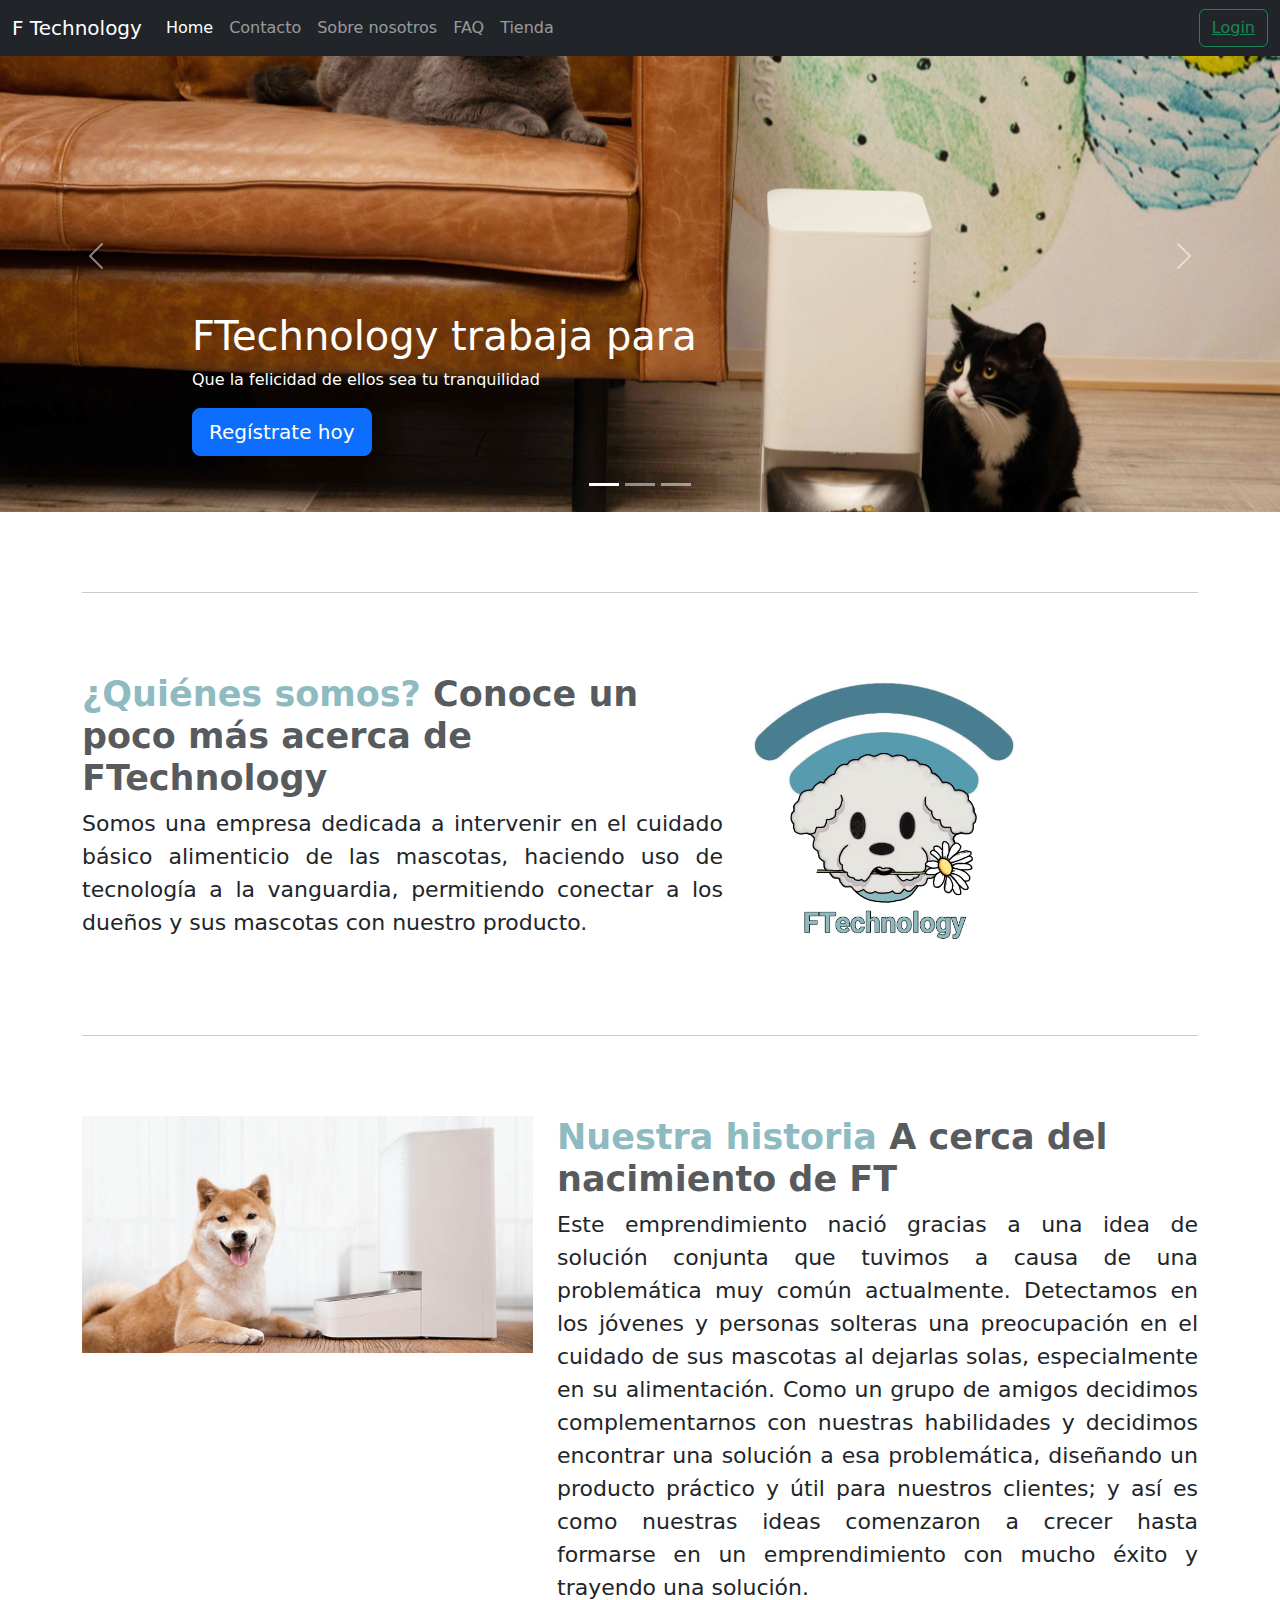
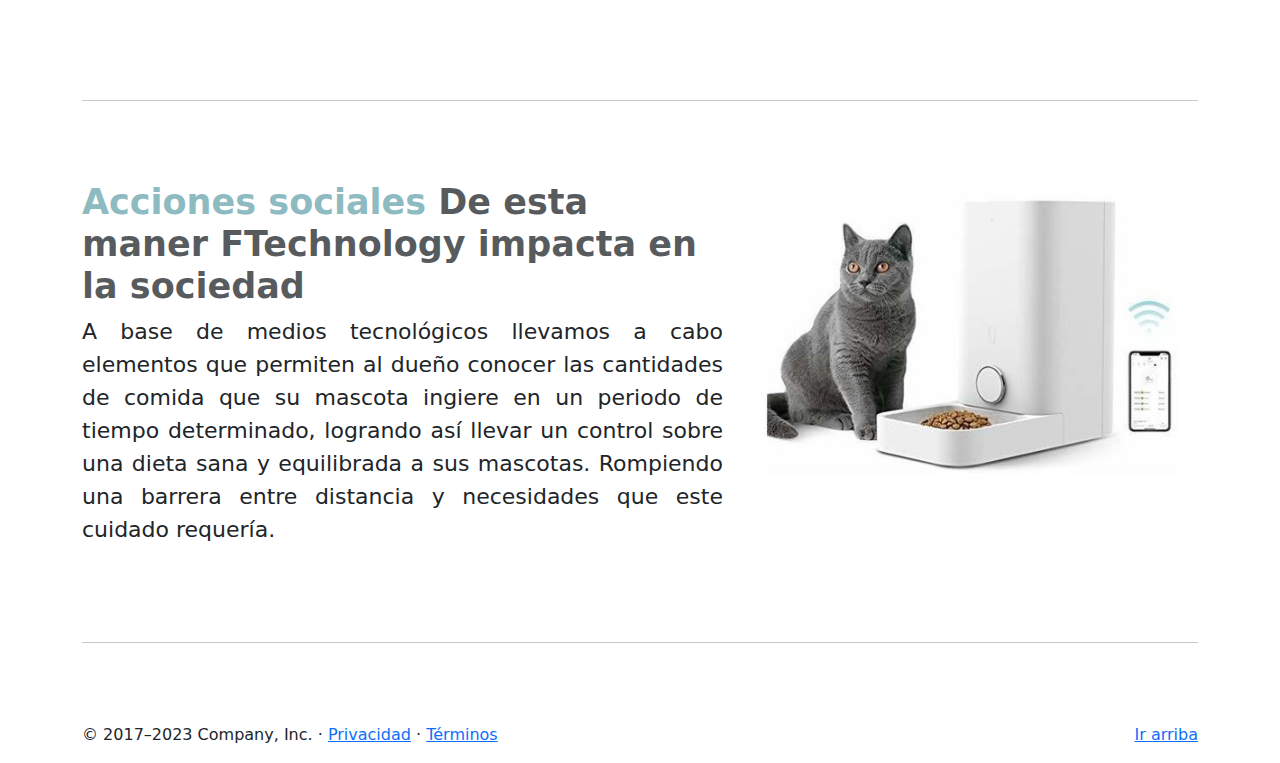
<file: index.html>
<!DOCTYPE html>
<html lang="es">
  <head>
    <meta charset="utf-8" />
    <meta name="viewport" content="width=device-width, initial-scale=1" />
    <link rel="stylesheet" href="vendor/bootstrap/css/bootstrap.min.css">
    <link rel="stylesheet" href="assets/css/style.css">
    <title>Home - Technology</title>
    <meta name="theme-color" content="#7952b3" />
  </head>
  <body>


    <header>
      <nav class="navbar navbar-expand-md navbar-dark fixed-top bg-dark">
        <div class="container-fluid">




          <a class="navbar-brand" href="#">F Technology</a>



          <!-- Booton de hamburguesa para el responsive device -->
          <button
            class="navbar-toggler"
            type="button"
            data-bs-toggle="collapse"
            data-bs-target="#navbarCollapse"
            aria-controls="navbarCollapse"
            aria-expanded="false"
            aria-label="Toggle navigation"
          >
            <i class="navbar-toggler-icon"></i>
          </button>
          <!-- Fin del boton para pantallas pequenas -->



          <div class="collapse navbar-collapse" id="navbarCollapse">
            <ul class="navbar-nav me-auto mb-2 mb-md-0">


              <li class="nav-item">
                <a class="nav-link active" href="index.html">Home</a>
              </li>


              <li class="nav-item">
                <a class="nav-link" href="contacto.html">Contacto</a>
              </li>

              <li class="nav-item">
                <a class="nav-link" href="aboutus.html">Sobre nosotros</a>
              </li>

              <li class="nav-item">
                  <a class="nav-link" href="faq.html">FAQ</a>
              </li>

              <li class="nav-item">
                <a class="nav-link" href="store.html">Tienda</a>
              </li>





            </ul>




            
            <button class="btn btn-outline-success" type="submit"><a href="login.html" style="color: inherit;">Login</a></button>
          </div>
        
        
        
        
        
        </div>
      </nav>
    </header>




    <!-- Inicio de todo el contenido de la app -->
    <main>


        <!-- Inicio del carousel  -->
      <div id="carouselPrincipal" class="carousel slide" data-bs-ride="carousel">

        <!-- Inicio de botones de la parte inferior del carosel -->
        <div class="carousel-indicators">
          <button
            type="button"
            data-bs-target="#carouselPrincipal"
            data-bs-slide-to="0"
            class="active"
            aria-current="true"
            aria-label="Slide 1"
          ></button>
          <button
            type="button"
            data-bs-target="#carouselPrincipal"
            data-bs-slide-to="1"
            aria-label="Slide 2"
          ></button>
          <button
            type="button"
            data-bs-target="#carouselPrincipal"
            data-bs-slide-to="2"
            aria-label="Slide 3"
          ></button>
        </div>
        <!-- Fin de botones de la parte inferior media del carousel -->



        <!-- Inicio del contenido del carousel -->
        <div class="carousel-inner">


            <!-- Inicio del primer slide (imagen) del carousel (Esta activo por defecto) -->
          <div class="carousel-item active">
            <img src="Imagenes/Ejemplo de dispensador.jpg" alt="" class="imgCarousel">
            <div class="container">
              <div class="carousel-caption text-start">
                <h1>FTechnology trabaja para</h1>
                <p>
                  Que la felicidad de ellos sea tu tranquilidad
                </p>
                <p>
                  <a class="btn btn-lg btn-primary" href="register.html">Regístrate hoy</a>
                </p>
              </div>
            </div>
          </div>
          <!-- Fin del primer slide del carousel -->


          <!-- Inicio del segundo slide (imagen) del carousel -->
          <div class="carousel-item">
            <img src="Imagenes/Ejemplo de dispensador 4.jpeg" alt="" class="imgCarousel">
            <div class="container">
              <div class="carousel-caption text-start">
                <h1>FTechnology</h1>
                <p>
                  FT, serving convenience one bawl at a time
                </p>
                <p>
                  <a class="btn btn-lg btn-primary" href="aboutus.html">Más información</a>
                </p>
              </div>
            </div>
          </div>
          <!-- Fin del segundo slide del carousel -->



          <!-- Inicio del tercer slide del carousel -->
          <div class="carousel-item">
            <img src="Imagenes/Dueño.jpg" alt="" class="imgCarousel">
            <div class="container">
              <div class="carousel-caption text-start">
                <h1>Con FTechnology</h1>
                <p>
                  Conectate a ellos con un solo clic
                </p>
                <p>
                  <a class="btn btn-lg btn-primary" href="store.html"
                    >Explorar tienda</a
                  >
                </p>
              </div>
            </div>
          </div>
          <!-- Fin del tercer slide del carousel -->


          
        </div>
        <!-- Fin del contenido del carousel -->


        <!-- Inicio del boton de anterior -->
        <button
          class="carousel-control-prev"
          type="button"
          data-bs-target="#carouselPrincipal"
          data-bs-slide="prev"
        >
          <span class="carousel-control-prev-icon" aria-hidden="true"></span>
          <span class="visually-hidden">Anterior</span>
        </button>
        <!-- Fin del boton de anterior -->


        <!-- Inicio del boton de siguiente -->
        <button
          class="carousel-control-next"
          type="button"
          data-bs-target="#carouselPrincipal"
          data-bs-slide="next"
        >
          <span class="carousel-control-next-icon" aria-hidden="true"></span>
          <span class="visually-hidden">Siguiente</span>
        </button>
        <!-- Fin del boton de Siguiente -->



      </div>
      <!-- Fin del carousel  -->

    


      
      <div class="container marketing">
          

        <!-- Inicio de la segunda fila -->
        <hr class="divider" />
        <div class="row featurette">
          <div class="col-md-7">
            <h2 class="featurette-heading">
              ¿Quiénes somos?
              <span class="text-muted">Conoce un poco más acerca de FTechnology</span>
            </h2>
            <p class="lead">
              Somos una empresa dedicada a intervenir en el cuidado básico alimenticio de las mascotas, 
              haciendo uso de tecnología a la vanguardia, permitiendo conectar a los dueños y sus mascotas con nuestro producto. 
            </p>
          </div>
          <div class="col-md-5">
            <img src="Imagenes/Logo.jpg" alt="" class="img-fluid" width="275" height="275">
          </div>
        </div>
        <!-- Fin de la segunda fila -->




        <!-- Inicio de la tercer fila -->
        <hr class="divider" />
        <div class="row featurette">
          <div class="col-md-7 order-md-2">
            <h2 class="featurette-heading">
              Nuestra historia
              <span class="text-muted">A cerca del nacimiento de FT</span>
            </h2>
            <p class="lead">
              Este emprendimiento nació gracias a una idea de solución conjunta que tuvimos a causa de una problemática muy común actualmente. 
              Detectamos en los jóvenes y personas solteras una preocupación en el cuidado de sus mascotas al dejarlas solas, 
              especialmente en su alimentación. Como un grupo de amigos decidimos complementarnos con nuestras habilidades y decidimos encontrar una solución a esa problemática,
              diseñando un producto práctico y útil para nuestros clientes; y así es como nuestras ideas comenzaron a crecer hasta formarse en un emprendimiento con mucho éxito y trayendo una solución.
            </p>
          </div>
          <div class="col-md-5 order-md-1">
            <img src="Imagenes/Ejemplo de dispensador 2.jpg" alt="" class="img-fluid" width="500" height="500">
          </div>
        </div>
        <!-- Fin de la tercer fila -->



        <!-- Inicio de la cuarta fila -->
        <hr class="divider" />
        <div class="row featurette">
          <div class="col-md-7">
            <h2 class="featurette-heading">
              Acciones sociales
              <span class="text-muted">De esta maner FTechnology impacta en la sociedad</span>
            </h2>
            <p class="lead">
              A base de medios tecnológicos llevamos a cabo elementos que permiten al dueño conocer las cantidades de comida que su mascota ingiere en un periodo de tiempo determinado, 
              logrando así llevar un control sobre una dieta sana y equilibrada a sus mascotas. Rompiendo una barrera entre distancia y necesidades que este cuidado requería.
            </p>
          </div>
          <div class="col-md-5">
            <img src="Imagenes/Ejemplo de dispensador 5.jpg" alt="" class="img-fluid" width="500" height="500">
          </div>
        </div>
        <hr class="divider" />
      </div>
      <!-- Fin de la cuarta fila -->



      <!-- Inicio del footer -->
      <footer class="container">
        <p class="float-end"><a href="#">Ir arriba</a></p>
        <p>
          &copy; 2017–2023 Company, Inc. &middot;
          <a href="#">Privacidad</a> &middot; <a href="#">Términos</a>
        </p>
      </footer>
      <!-- Fin del footer -->



    </main>
    <!-- Fin de todo el contenido de la app -->




    <script src="vendor/bootstrap/js/bootstrap.bundle.min.js"></script>
  </body>
</html>
</file>
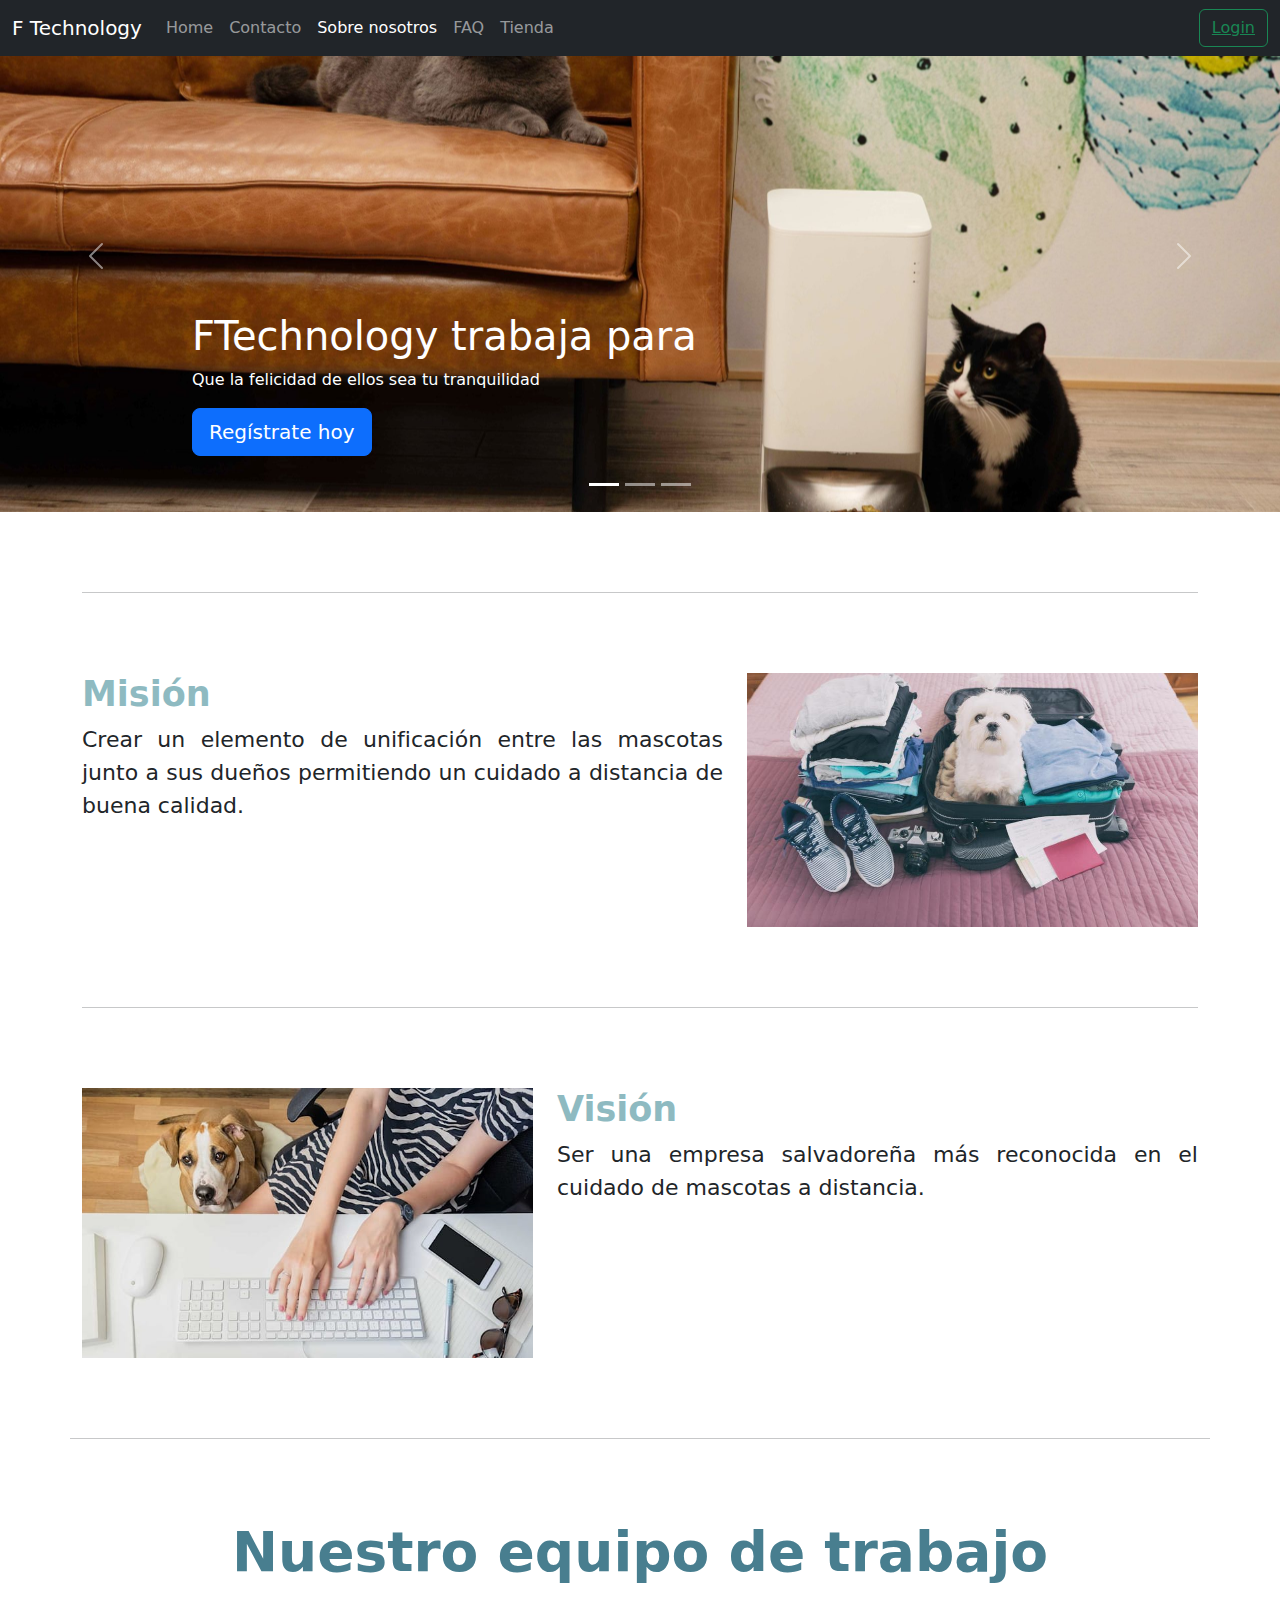
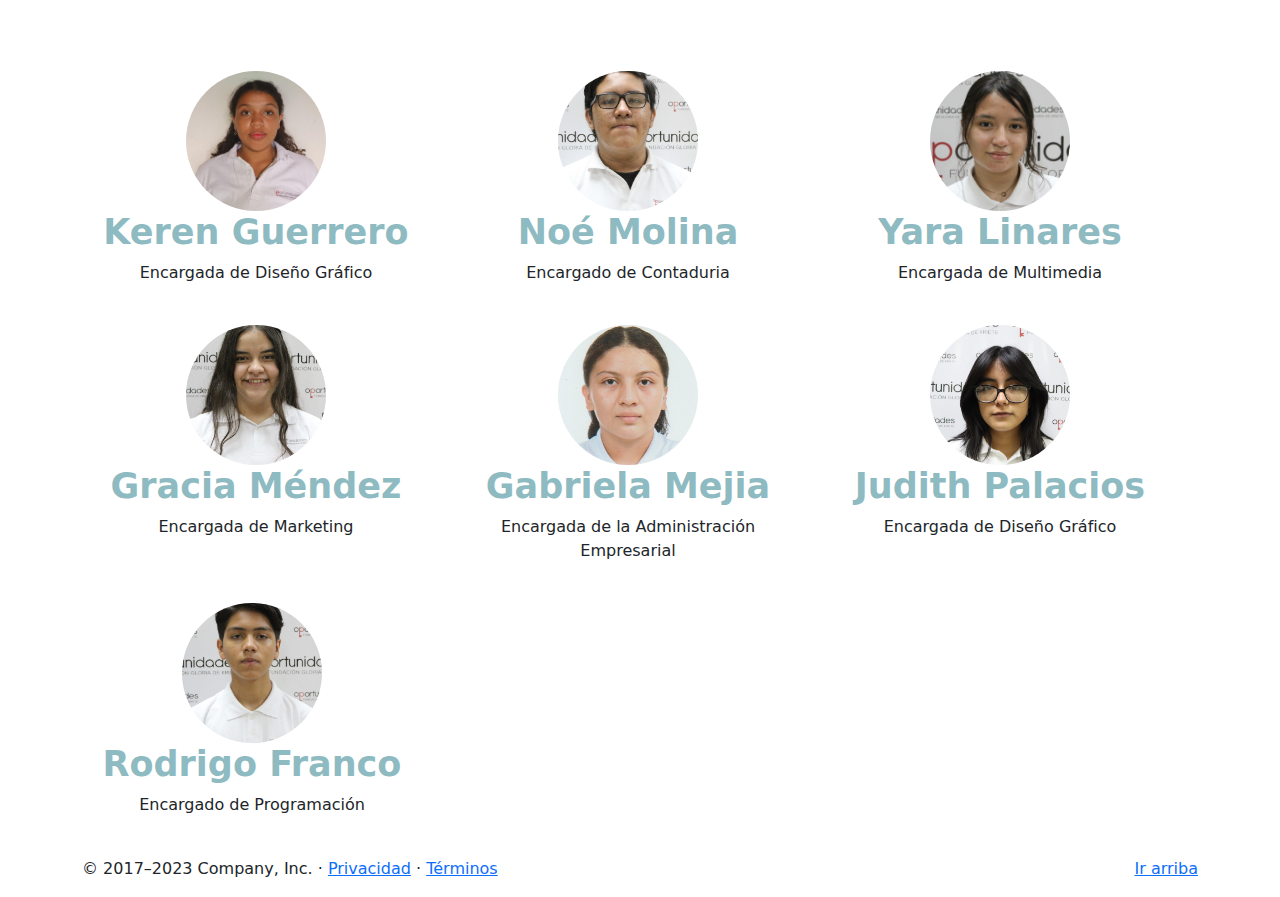
<file: aboutus.html>
<!DOCTYPE html>
<html lang="es">
  <head>
    <meta charset="utf-8" />
    <meta name="viewport" content="width=device-width, initial-scale=1" />
    <link rel="stylesheet" href="vendor/bootstrap/css/bootstrap.min.css">
    <link rel="stylesheet" href="assets/css/style.css">
    <title>Sobre Nosotros - Technology</title>
    <meta name="theme-color" content="#7952b3" />
  </head>
  <body>


    <header>
      <nav class="navbar navbar-expand-md navbar-dark fixed-top bg-dark">
        <div class="container-fluid">




          <a class="navbar-brand" href="#">F Technology</a>



          <!-- Booton de hamburguesa para el responsive device -->
          <button
            class="navbar-toggler"
            type="button"
            data-bs-toggle="collapse"
            data-bs-target="#navbarCollapse"
            aria-controls="navbarCollapse"
            aria-expanded="false"
            aria-label="Toggle navigation"
          >
            <i class="navbar-toggler-icon"></i>
          </button>
          <!-- Fin del boton para pantallas pequenas -->



          <div class="collapse navbar-collapse" id="navbarCollapse">
            <ul class="navbar-nav me-auto mb-2 mb-md-0">


              <li class="nav-item">
                <a class="nav-link" href="index.html">Home</a>
              </li>


              <li class="nav-item">
                <a class="nav-link" href="contacto.html">Contacto</a>
              </li>

              <li class="nav-item">
                <a class="nav-link active" href="aboutus.html">Sobre nosotros</a>
              </li>

              <li class="nav-item">
                <a class="nav-link" href="faq.html">FAQ</a>
              </li>

              <li class="nav-item">
                <a class="nav-link" href="store.html">Tienda</a>
              </li>





            </ul>




            
            <button class="btn btn-outline-success" type="submit"><a href="login.html" style="color: inherit;">Login</a></button>
          </div>
        
        
        
        
        
        </div>
      </nav>
    </header>


      
    <!-- Inicio de todo el contenido de la app -->
    <main>




        <!-- Inicio del carousel  -->
        <div id="carouselPrincipal" class="carousel slide" data-bs-ride="carousel">

          <!-- Inicio de botones de la parte inferior del carosel -->
          <div class="carousel-indicators">
            <button
              type="button"
              data-bs-target="#carouselPrincipal"
              data-bs-slide-to="0"
              class="active"
              aria-current="true"
              aria-label="Slide 1"
            ></button>
            <button
              type="button"
              data-bs-target="#carouselPrincipal"
              data-bs-slide-to="1"
              aria-label="Slide 2"
            ></button>
            <button
              type="button"
              data-bs-target="#carouselPrincipal"
              data-bs-slide-to="2"
              aria-label="Slide 3"
            ></button>
          </div>
          <!-- Fin de botones de la parte inferior media del carousel -->
  
  
  
          <!-- Inicio del contenido del carousel -->
          <div class="carousel-inner">
  
  
              <!-- Inicio del primer slide (imagen) del carousel (Esta activo por defecto) -->
            <div class="carousel-item active">
              <img src="Imagenes/Ejemplo de dispensador.jpg" alt="" class="imgCarousel">
              <div class="container">
                <div class="carousel-caption text-start">
                  <h1>FTechnology trabaja para</h1>
                  <p>
                    Que la felicidad de ellos sea tu tranquilidad
                  </p>
                  <p>
                    <a class="btn btn-lg btn-primary" href="register.html">Regístrate hoy</a>
                  </p>
                </div>
              </div>
            </div>
            <!-- Fin del primer slide del carousel -->
  
  
            <!-- Inicio del segundo slide (imagen) del carousel -->
            <div class="carousel-item">
              <img src="Imagenes/Ejemplo de dispensador 4.jpeg" alt="" class="imgCarousel">
              <div class="container">
                <div class="carousel-caption text-start">
                  <h1>FTechnology</h1>
                  <p>
                    FT, serving convenience one bawl at a time
                  </p>
                  <p>
                    <a class="btn btn-lg btn-primary" href="aboutus.html">Más información</a>
                  </p>
                </div>
              </div>
            </div>
            <!-- Fin del segundo slide del carousel -->
  
  
  
            <!-- Inicio del tercer slide del carousel -->
            <div class="carousel-item">
              <img src="Imagenes/Dueño.jpg" alt="" class="imgCarousel">
              <div class="container">
                <div class="carousel-caption text-start">
                  <h1>Con FTechnology</h1>
                  <p>
                    Conectate a ellos con un solo clic
                  </p>
                  <p>
                    <a class="btn btn-lg btn-primary" href="store.html"
                      >Explorar tienda</a
                    >
                  </p>
                </div>
              </div>
            </div>
            <!-- Fin del tercer slide del carousel -->
  
  
            
          </div>
          <!-- Fin del contenido del carousel -->
  
  
          <!-- Inicio del boton de anterior -->
          <button
            class="carousel-control-prev"
            type="button"
            data-bs-target="#carouselPrincipal"
            data-bs-slide="prev"
          >
            <span class="carousel-control-prev-icon" aria-hidden="true"></span>
            <span class="visually-hidden">Anterior</span>
          </button>
          <!-- Fin del boton de anterior -->
  
  
          <!-- Inicio del boton de siguiente -->
          <button
            class="carousel-control-next"
            type="button"
            data-bs-target="#carouselPrincipal"
            data-bs-slide="next"
          >
            <span class="carousel-control-next-icon" aria-hidden="true"></span>
            <span class="visually-hidden">Siguiente</span>
          </button>
          <!-- Fin del boton de Siguiente -->
  
  
  
        </div>
        <!-- Fin del carousel  -->
  
    


      
      <div class="container marketing">



        
        <!-- Inicio de la primera fila -->
        <hr class="divider" />
        <div class="row featurette">
          <div class="col-md-7">
            <h2 class="featurette-heading">
              Misión
            </h2>
            <p class="lead">
              Crear un elemento de unificación entre las mascotas junto a sus dueños permitiendo un cuidado a distancia de buena calidad.
            </p>
          </div>
          <div class="col-md-5">
            <img src="Imagenes/Distancia.jpg" alt="" class="img-fluid" width="500" height="500">
          </div>
        </div>
        <!-- Fin de la primera fila -->


        <!-- Inicio de la segunda fila -->
        <hr class="divider" />
        <div class="row featurette">
          <div class="col-md-7 order-md-2">
            <h2 class="featurette-heading">
              Visión
            </h2>
            <p class="lead">
              Ser una empresa salvadoreña más reconocida en el cuidado de mascotas a distancia.
            </p>
          </div>
          <div class="col-md-5 order-md-1">
            <img src="Imagenes/Trabajo.jpg" alt="" class="img-fluid" width="500" height="500">
          </div>
        </div>
        <!-- Fin de la segunda fila -->
        
        
        <!-- Primera fila -->
        <div class="row">

          <!-- Primera columna de la primera fila -->
          <hr class="divider" />
          <h3>Nuestro equipo de trabajo</h3> 
          <div class="row featurette">
            <div class="col-lg-4">
              <img src="Imagenes/Keren Guerrero.jpg" alt="" class="rounded-circle" width="140" height="140">
              <h2>Keren Guerrero</h2>
              <p>
                Encargada de Diseño Gráfico
              </p>
            </div>
            <!-- Fin de la primera columna de la primera fila -->
  
  
            <!-- Segunda columna de la primera fila -->
            <div class="col-lg-4">
              <img src="Imagenes/Noé Molina.jpeg" alt="" class="rounded-circle" width="140" height="140">
              <h2>Noé Molina  </h2>
              <p>Encargado de Contaduria</p>
            </div>
            <!-- Fin de la segunda columna de la primera fila -->
  
  
            <!-- Inicio de la tercer columna de la primera fila -->
            <div class="col-lg-4">
              <img src="Imagenes/Yara Linares.jpg" alt="" class="rounded-circle" width="140" height="140">
              <h2>Yara Linares</h2>
              <p>
                Encargada de Multimedia
              </p>
            </div>
            <!-- Fin de la tercer columna de la primera fila -->
  
          </div>
          <!-- Fin de la primera fila -->
        
  <br>
  
          <!-- Primera fila-Segunda parte -->
          <div class="row">
  
            <!-- Primera columna de la primera fila-Segunda parte -->
              <div class="col-lg-4">
                <img src="Imagenes/Gracia Mendez.jpg" alt="" class="rounded-circle" width="140" height="140">
                <h2>Gracia Méndez</h2>
                <p>
                  Encargada de Marketing
                </p>
              </div>
              <!-- Fin de la primera columna de la primera fila- Segunda parte -->
    
    
              <!-- Segunda columna de la primera fila- Segunda parte -->
              <div class="col-lg-4">
                <img src="Imagenes/Gabriela Mejia.jpg" alt="" class="rounded-circle" width="140" height="140">
                <h2>Gabriela Mejia</h2>
                <p>
                  Encargada de la Administración Empresarial
                </p>
              </div>
              <!-- Fin de la segunda columna de la primera fila- Segunda parte -->
    
    
              <!-- Inicio de la tercer columna de la primera fila- Segunda parte -->
              <div class="col-lg-4">
                <img src="Imagenes/Judith Cruz.jpeg" alt="" class="rounded-circle" width="140" height="140">
                <h2>Judith Palacios</h2>
                <p>
                Encargada de Diseño Gráfico
                </p>
              </div>
              <!-- Fin de la tercer columna de la primera fila- SEgunda parte -->
    
            </div>
            <!-- Fin de la primera fila-Segunda parte -->
  
  <br>
  
        <!-- Primera fila- Tercera parte -->
        <div class="row featurette">
          <div class="row">
  
            <!-- Inicio de la primera columna de la primera fila- Tercera parte -->
      <div class="col-lg-4">
        <img src="Imagenes/Rodrigo Franco.jpeg" alt="" class="rounded-circle" width="140" height="140">
        <h2>Rodrigo Franco</h2>
        <p>
        Encargado de Programación
        </p>
      </div>
      <!-- Fin de la primera columna de la primera fila- Tercera parte -->
  
      
          </div>
      <!-- Fin de la primera fila- Tercera parte -->

    </div>


<br>
<br>

      <!-- Inicio del footer -->
      <footer class="container">
        <p class="float-end"><a href="#">Ir arriba</a></p>
        <p>
          &copy; 2017–2023 Company, Inc. &middot;
          <a href="#">Privacidad</a> &middot; <a href="#">Términos</a>
        </p>
      </footer>
      <!-- Fin del footer -->



    </main>
    <!-- Fin de todo el contenido de la app -->




    <script src="vendor/bootstrap/js/bootstrap.bundle.min.js"></script>
  </body>
</html>
</file>
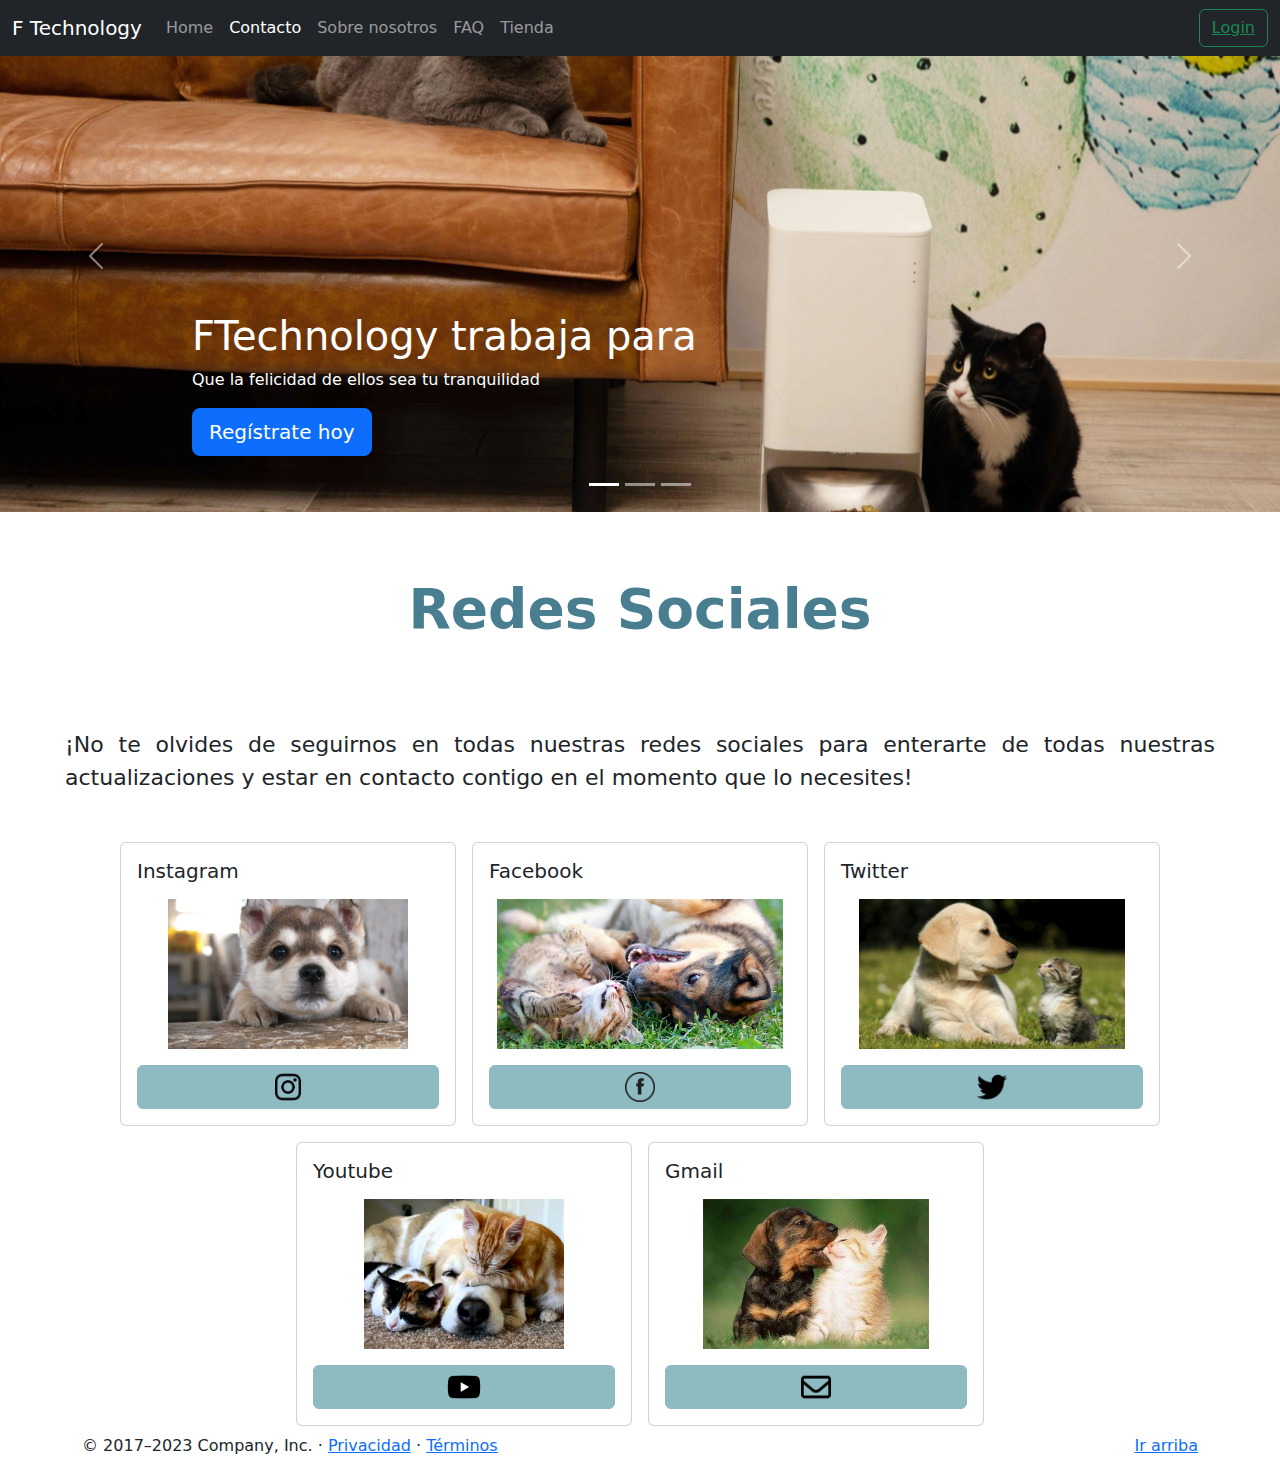
<file: contacto.html>
<!DOCTYPE html>
<html lang="es">
  <head>
    <meta charset="utf-8" />
    <meta name="viewport" content="width=device-width, initial-scale=1" />
    <link rel="stylesheet" href="vendor/bootstrap/css/bootstrap.min.css">
    <link rel="stylesheet" href="assets/css/style.css">
    <title>Contacto - Technology</title>
    <meta name="theme-color" content="#7952b3" />
  </head>
  <body>


    <header>
      <nav class="navbar navbar-expand-md navbar-dark fixed-top bg-dark">
        <div class="container-fluid">




          <a class="navbar-brand" href="#">F Technology</a>



          <!-- Booton de hamburguesa para el responsive device -->
          <button
            class="navbar-toggler"
            type="button"
            data-bs-toggle="collapse"
            data-bs-target="#navbarCollapse"
            aria-controls="navbarCollapse"
            aria-expanded="false"
            aria-label="Toggle navigation"
          >
            <i class="navbar-toggler-icon"></i>
          </button>
          <!-- Fin del boton para pantallas pequenas -->



          <div class="collapse navbar-collapse" id="navbarCollapse">
            <ul class="navbar-nav me-auto mb-2 mb-md-0">


              <li class="nav-item">
                <a class="nav-link" href="index.html">Home</a>
              </li>


              <li class="nav-item">
                <a class="nav-link active" href="#">Contacto</a>
              </li>

              <li class="nav-item">
                <a class="nav-link" href="aboutus.html">Sobre nosotros</a>
              </li>

              <li class="nav-item">
                <a class="nav-link" href="faq.html">FAQ</a>
              </li>

              <li class="nav-item">
                <a class="nav-link" href="store.html">Tienda</a>
              </li>





            </ul>




            
            <button class="btn btn-outline-success" type="submit"><a href="login.html" style="color: inherit;">Login</a></button>
          </div>
        
        
        
        
        
        </div>
      </nav>
    </header>




    <!-- Inicio de todo el contenido de la app -->
    <main>


        <!-- Inicio del carousel  -->
        <div id="carouselPrincipal" class="carousel slide" data-bs-ride="carousel">

          <!-- Inicio de botones de la parte inferior del carosel -->
          <div class="carousel-indicators">
            <button
              type="button"
              data-bs-target="#carouselPrincipal"
              data-bs-slide-to="0"
              class="active"
              aria-current="true"
              aria-label="Slide 1"
            ></button>
            <button
              type="button"
              data-bs-target="#carouselPrincipal"
              data-bs-slide-to="1"
              aria-label="Slide 2"
            ></button>
            <button
              type="button"
              data-bs-target="#carouselPrincipal"
              data-bs-slide-to="2"
              aria-label="Slide 3"
            ></button>
          </div>
          <!-- Fin de botones de la parte inferior media del carousel -->
  
  
  
          <!-- Inicio del contenido del carousel -->
          <div class="carousel-inner">
  
  
              <!-- Inicio del primer slide (imagen) del carousel (Esta activo por defecto) -->
            <div class="carousel-item active">
              <img src="Imagenes/Ejemplo de dispensador.jpg" alt="" class="imgCarousel">
              <div class="container">
                <div class="carousel-caption text-start">
                  <h1>FTechnology trabaja para</h1>
                  <p>
                    Que la felicidad de ellos sea tu tranquilidad
                  </p>
                  <p>
                    <a class="btn btn-lg btn-primary" href="register.html">Regístrate hoy</a>
                  </p>
                </div>
              </div>
            </div>
            <!-- Fin del primer slide del carousel -->
  
  
            <!-- Inicio del segundo slide (imagen) del carousel -->
            <div class="carousel-item">
              <img src="Imagenes/Ejemplo de dispensador 4.jpeg" alt="" class="imgCarousel">
              <div class="container">
                <div class="carousel-caption text-start">
                  <h1>FTechnology</h1>
                  <p>
                    FT, serving convenience one bawl at a time
                  </p>
                  <p>
                    <a class="btn btn-lg btn-primary" href="aboutus.html">Más información</a>
                  </p>
                </div>
              </div>
            </div>
            <!-- Fin del segundo slide del carousel -->
  
  
  
            <!-- Inicio del tercer slide del carousel -->
            <div class="carousel-item">
              <img src="Imagenes/Dueño.jpg" alt="" class="imgCarousel">
              <div class="container">
                <div class="carousel-caption text-start">
                  <h1>Con FTechnology</h1>
                  <p>
                    Conectate a ellos con un solo clic
                  </p>
                  <p>
                    <a class="btn btn-lg btn-primary" href="store.html"
                      >Explorar tienda</a
                    >
                  </p>
                </div>
              </div>
            </div>
            <!-- Fin del tercer slide del carousel -->
  
  
            
          </div>
          <!-- Fin del contenido del carousel -->
  
  
          <!-- Inicio del boton de anterior -->
          <button
            class="carousel-control-prev"
            type="button"
            data-bs-target="#carouselPrincipal"
            data-bs-slide="prev"
          >
            <span class="carousel-control-prev-icon" aria-hidden="true"></span>
            <span class="visually-hidden">Anterior</span>
          </button>
          <!-- Fin del boton de anterior -->
  
  
          <!-- Inicio del boton de siguiente -->
          <button
            class="carousel-control-next"
            type="button"
            data-bs-target="#carouselPrincipal"
            data-bs-slide="next"
          >
            <span class="carousel-control-next-icon" aria-hidden="true"></span>
            <span class="visually-hidden">Siguiente</span>
          </button>
          <!-- Fin del boton de Siguiente -->
  
  
  
        </div>
        <!-- Fin del carousel  -->
  
<div>
        <h3 class="programa">Redes Sociales</h3>
        <p class="leader">¡No te olvides de seguirnos en todas nuestras redes sociales para enterarte de 
          todas nuestras actualizaciones y estar en contacto contigo en el momento que lo necesites!
        </p>
<br>        
        <div class="d-flex container-fluid flex-wrap px-2 justify-content-center">
          <div class="card my-2 mx-2" style="width: 21rem;">
            <div class="card-body">
              <h5 class="card-title">Instagram</h5>
              <div class="d-flex justify-content-center my-3">
                <img src="Imagenes/chuchis.jpg" alt="" height="150">
              </div>
              <a href="https://instagram.com/_ftechnology?igshid=ZDc4ODBmNjlmNQ==" target="_blank"
                class="btn btn-outline-secondary col-12 social-btn" tabindex="-1" role="button" aria-disabled="true">
                <img src="Imagenes/Instagram.png" alt="" height="30">
              </a>
            </div>
          </div>
          <div class="card my-2 mx-2" style="width: 21rem;">
            <div class="card-body">
              <h5 class="card-title">Facebook</h5>
              <div class="d-flex justify-content-center my-3">
                <img src="Imagenes/mimidos chuchis michi.jpg" alt="" height="150">
              </div>
              <a href="" target="_blank"
                class="btn btn-outline-secondary col-12 social-btn" tabindex="-1" role="button" aria-disabled="true">
                <img src="Imagenes/facebook.png" alt="" height="30">
              </a>
            </div>
          </div>
          <div class="card my-2 mx-2" style="width: 21rem;">
            <div class="card-body">
              <h5 class="card-title">Twitter</h5>
              <div class="d-flex justify-content-center my-3">
                <img src="Imagenes/perrito gato.jpg" alt="" height="150">
              </div>
              <a href="https://twitter.com/ftechnology495" target="_blank"
                class="btn btn-outline-secondary col-12 social-btn" tabindex="-1" role="button" aria-disabled="true">
                <img src="Imagenes/Twitter.png" alt="" height="30">
              </a>
            </div>
          </div>
          <div class="card my-2 mx-2" style="width: 21rem;">
            <div class="card-body">
              <h5 class="card-title">Youtube</h5>
              <div class="d-flex justify-content-center my-3">
                <img src="Imagenes/perrosygatos.jpg" alt="" height="150">
              </div>
              <a href="https://youtube.com/@FTechnology" target="_blank"
                class="btn btn-outline-secondary col-12 social-btn" tabindex="-1" role="button" aria-disabled="true">
                <img src="Imagenes/youtube.png" alt="" height="30">
              </a>
            </div>
          </div>
          <div class="card my-2 mx-2" style="width: 21rem;">
            <div class="card-body">
              <h5 class="card-title">Gmail</h5>
              <div class="d-flex justify-content-center my-3">
                <img src="Imagenes/chuchi comiendose michi.jpg" alt="" height="150">
              </div>
              <a href="ftechnology495@gmail.com" target="_blank"
                class="btn btn-outline-secondary col-12 social-btn" tabindex="-1" role="button" aria-disabled="true">
                <img src="Imagenes/Correo.png" alt="" height="30">
              </a>
            </div>
          </div>






      <!-- Inicio del footer -->
      <footer class="container">
        <p class="float-end"><a href="#">Ir arriba</a></p>
        <p>
          &copy; 2017–2023 Company, Inc. &middot;
          <a href="#">Privacidad</a> &middot; <a href="#">Términos</a>
        </p>
      </footer>
      <!-- Fin del footer -->



    </main>
    <!-- Fin de todo el contenido de la app -->




    <script src="vendor/bootstrap/js/bootstrap.bundle.min.js"></script>
  </body>
</html>
</file>
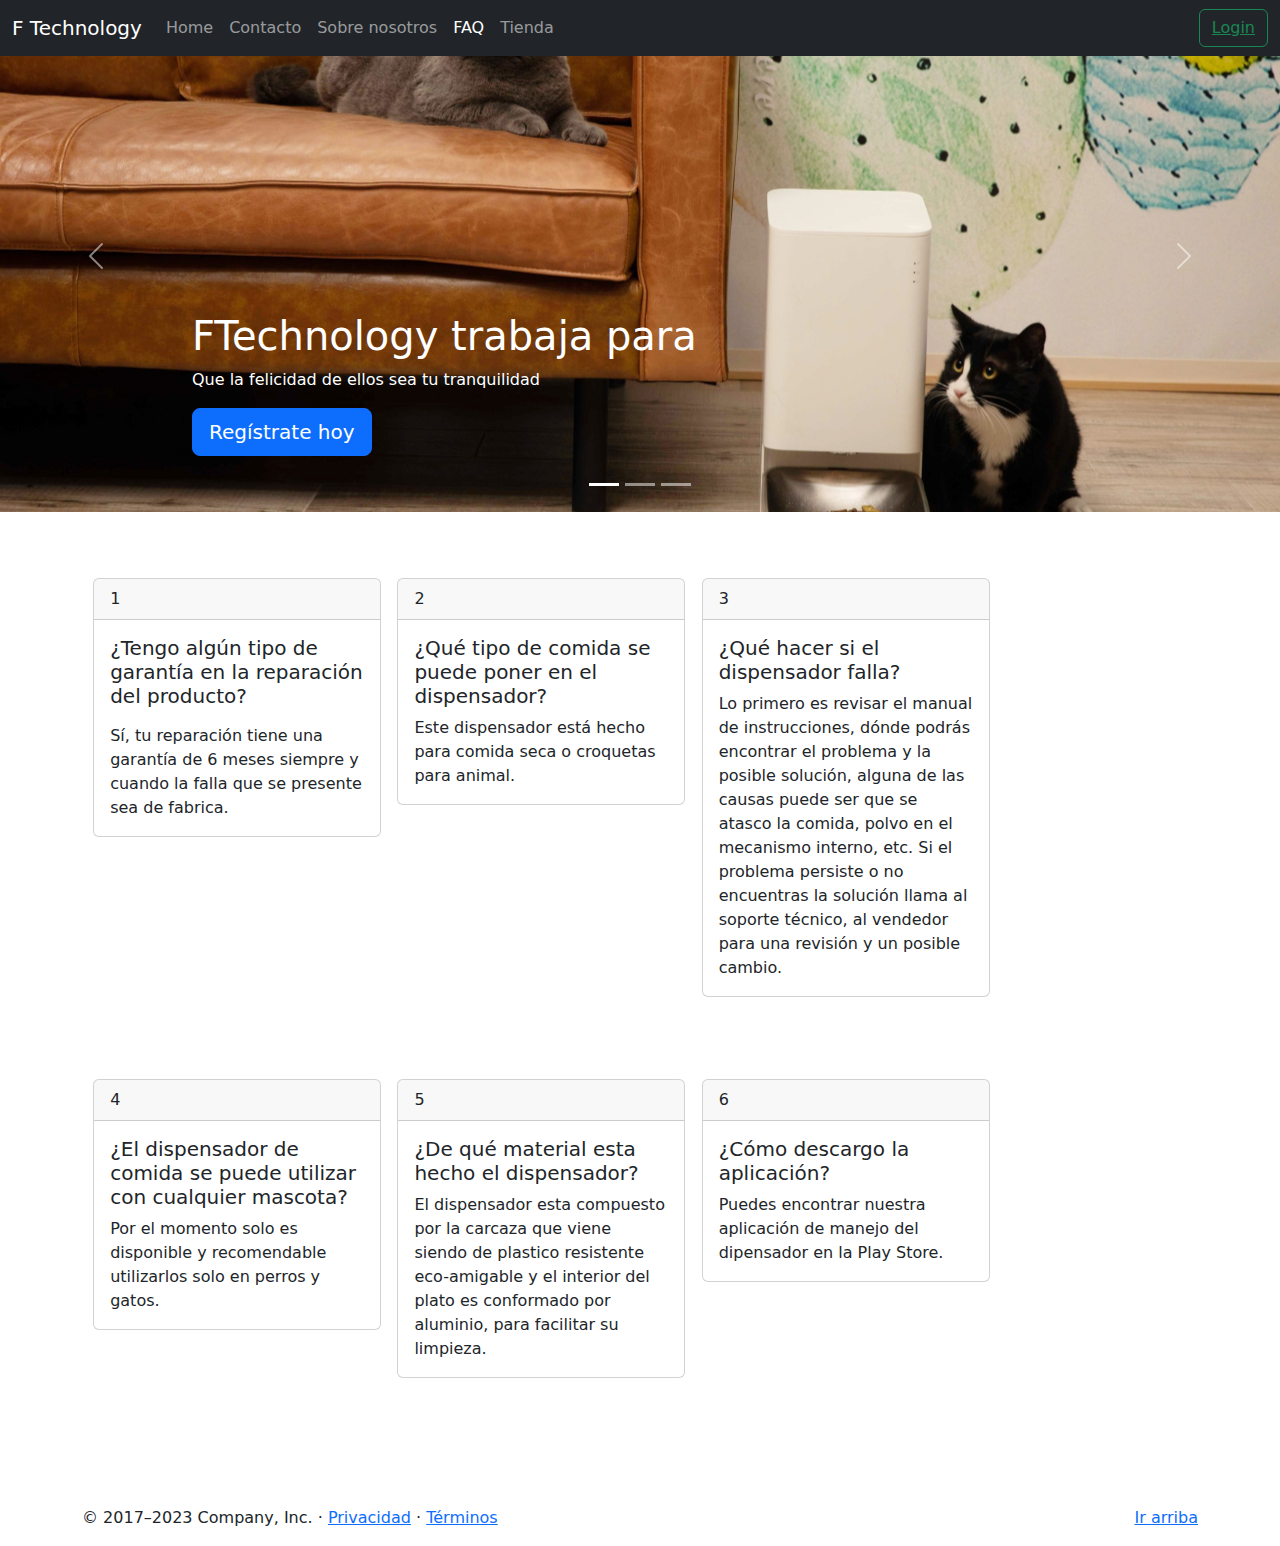
<file: faq.html>
<!DOCTYPE html>
<html lang="es">
  <head>
    <meta charset="utf-8" />
    <meta name="viewport" content="width=device-width, initial-scale=1" />
    <link rel="stylesheet" href="vendor/bootstrap/css/bootstrap.min.css">
    <link rel="stylesheet" href="assets/css/style.css">
    <title>FAQ - Technology</title>
    <meta name="theme-color" content="#7952b3" />
  </head>
  <body>


    <header>
      <nav class="navbar navbar-expand-md navbar-dark fixed-top bg-dark">
        <div class="container-fluid">




          <a class="navbar-brand" href="#">F Technology</a>



          <!-- Booton de hamburguesa para el responsive device -->
          <button
            class="navbar-toggler"
            type="button"
            data-bs-toggle="collapse"
            data-bs-target="#navbarCollapse"
            aria-controls="navbarCollapse"
            aria-expanded="false"
            aria-label="Toggle navigation"
          >
            <i class="navbar-toggler-icon"></i>
          </button>
          <!-- Fin del boton para pantallas pequenas -->



          <div class="collapse navbar-collapse" id="navbarCollapse">
            <ul class="navbar-nav me-auto mb-2 mb-md-0">


              <li class="nav-item">
                <a class="nav-link" href="index.html">Home</a>
              </li>


              <li class="nav-item">
                <a class="nav-link" href="contacto.html">Contacto</a>
              </li>

              <li class="nav-item">
                <a class="nav-link" href="aboutus.html">Sobre nosotros</a>
              </li>

              <li class="nav-item">
                <a class="nav-link active" href="faq.html">FAQ</a>
              </li>

              <li class="nav-item">
                <a class="nav-link" href="store.html">Tienda</a>
              </li>





            </ul>




            
            <button class="btn btn-outline-success" type="submit"><a href="login.html" style="color: inherit;">Login</a></button>
          </div>
        
        
        
        
        
        </div>
      </nav>
    </header>




    <!-- Inicio de todo el contenido de la app -->
    <main>

      

        <!-- Inicio del carousel  -->
        <div id="carouselPrincipal" class="carousel slide" data-bs-ride="carousel">

          <!-- Inicio de botones de la parte inferior del carosel -->
          <div class="carousel-indicators">
            <button
              type="button"
              data-bs-target="#carouselPrincipal"
              data-bs-slide-to="0"
              class="active"
              aria-current="true"
              aria-label="Slide 1"
            ></button>
            <button
              type="button"
              data-bs-target="#carouselPrincipal"
              data-bs-slide-to="1"
              aria-label="Slide 2"
            ></button>
            <button
              type="button"
              data-bs-target="#carouselPrincipal"
              data-bs-slide-to="2"
              aria-label="Slide 3"
            ></button>
          </div>
          <!-- Fin de botones de la parte inferior media del carousel -->
  
  
  
          <!-- Inicio del contenido del carousel -->
          <div class="carousel-inner">
  
  
              <!-- Inicio del primer slide (imagen) del carousel (Esta activo por defecto) -->
            <div class="carousel-item active">
              <img src="Imagenes/Ejemplo de dispensador.jpg" alt="" class="imgCarousel">
              <div class="container">
                <div class="carousel-caption text-start">
                  <h1>FTechnology trabaja para</h1>
                  <p>
                    Que la felicidad de ellos sea tu tranquilidad
                  </p>
                  <p>
                    <a class="btn btn-lg btn-primary" href="register.html">Regístrate hoy</a>
                  </p>
                </div>
              </div>
            </div>
            <!-- Fin del primer slide del carousel -->
  
  
            <!-- Inicio del segundo slide (imagen) del carousel -->
            <div class="carousel-item">
              <img src="Imagenes/Ejemplo de dispensador 4.jpeg" alt="" class="imgCarousel">
              <div class="container">
                <div class="carousel-caption text-start">
                  <h1>FTechnology</h1>
                  <p>
                    FT, serving convenience one bawl at a time
                  </p>
                  <p>
                    <a class="btn btn-lg btn-primary" href="aboutus.html">Más información</a>
                  </p>
                </div>
              </div>
            </div>
            <!-- Fin del segundo slide del carousel -->
  
  
  
            <!-- Inicio del tercer slide del carousel -->
            <div class="carousel-item">
              <img src="Imagenes/Dueño.jpg" alt="" class="imgCarousel">
              <div class="container">
                <div class="carousel-caption text-start">
                  <h1>Con FTechnology</h1>
                  <p>
                    Conectate a ellos con un solo clic
                  </p>
                  <p>
                    <a class="btn btn-lg btn-primary" href="store.html"
                      >Explorar tienda</a
                    >
                  </p>
                </div>
              </div>
            </div>
            <!-- Fin del tercer slide del carousel -->
  
  
            
          </div>
          <!-- Fin del contenido del carousel -->
  
  
          <!-- Inicio del boton de anterior -->
          <button
            class="carousel-control-prev"
            type="button"
            data-bs-target="#carouselPrincipal"
            data-bs-slide="prev"
          >
            <span class="carousel-control-prev-icon" aria-hidden="true"></span>
            <span class="visually-hidden">Anterior</span>
          </button>
          <!-- Fin del boton de anterior -->
  
  
          <!-- Inicio del boton de siguiente -->
          <button
            class="carousel-control-next"
            type="button"
            data-bs-target="#carouselPrincipal"
            data-bs-slide="next"
          >
            <span class="carousel-control-next-icon" aria-hidden="true"></span>
            <span class="visually-hidden">Siguiente</span>
          </button>
          <!-- Fin del boton de Siguiente -->
  
  
  
        </div>
        <!-- Fin del carousel  -->
  

    


      
      <div class="container marketing">



        <!-- Primera fila -->
        <div class="row">
            <div class="col-12">



                <div class="card faq-card">
                    <div class="card-header">
                      1
                    </div>
                    <div class="card-body">
                      <h5 class="card-title">¿Tengo algún tipo de garantía en la reparación del  producto?</h5>
                        </p>
                        <p class="card-text">Sí, tu reparación tiene una garantía de 6 meses siempre y cuando la falla que se presente sea de fabrica.</p>
                    </div>
                </div>



                <div class="card faq-card">
                    <div class="card-header">
                      2
                    </div>
                    <div class="card-body">
                      <h5 class="card-title">¿Qué tipo de comida se puede poner en el dispensador?</h5>
                      <p class="card-text">Este dispensador está hecho para comida seca o croquetas para animal.</p>
                    </div>
                </div>

                <div class="card faq-card">
                    <div class="card-header">
                      3
                    </div>
                    <div class="card-body">
                      <h5 class="card-title">¿Qué hacer si el dispensador falla? </h5>
                      <p class="card-text">Lo primero es revisar el manual de instrucciones, dónde podrás encontrar el problema y la posible solución, alguna de las causas puede ser que se atasco la comida, polvo en el mecanismo interno, etc. Si el problema persiste o no encuentras la solución llama al soporte técnico, al vendedor para una revisión y un posible cambio.</p>
                    </div>
                </div>


                <div class="card faq-card">
                    <div class="card-header">
                      4
                    </div>
                    <div class="card-body">
                      <h5 class="card-title">¿El dispensador de comida se puede utilizar con cualquier mascota?</h5>
                      <p class="card-text">Por el momento solo es disponible y recomendable utilizarlos solo en perros y gatos.</p>
                    </div>
                </div>


                <div class="card faq-card">
                    <div class="card-header">
                      5
                    </div>
                    <div class="card-body">
                      <h5 class="card-title">¿De qué material esta hecho el dispensador?</h5>
                      <p class="card-text">El dispensador esta compuesto por la carcaza que viene siendo de plastico resistente eco-amigable y el interior del plato es conformado por aluminio, para facilitar su limpieza.</p>
                    </div>
                </div>


                <div class="card faq-card">
                  <div class="card-header">
                    6
                  </div>
                  <div class="card-body">
                    <h5 class="card-title">¿Cómo descargo la aplicación?</h5>
                    <p class="card-text">Puedes encontrar nuestra aplicación de manejo del dipensador en la Play Store.</p>
                  </div>
              </div>


                  
            </div>
        </div>
          <!-- Fin de la tercer columna de la primera fila -->


        </div>
        <!-- Fin de la primera fila -->





      <!-- Inicio del footer -->
      <br><br>
      <footer class="container">
        <p class="float-end"><a href="#">Ir arriba</a></p>
        <p>
          &copy; 2017–2023 Company, Inc. &middot;
          <a href="#">Privacidad</a> &middot; <a href="#">Términos</a>
        </p>
      </footer>
      <!-- Fin del footer -->



    </main>
    <!-- Fin de todo el contenido de la app -->




    <script src="vendor/bootstrap/js/bootstrap.bundle.min.js"></script>
  </body>
</html>
</file>
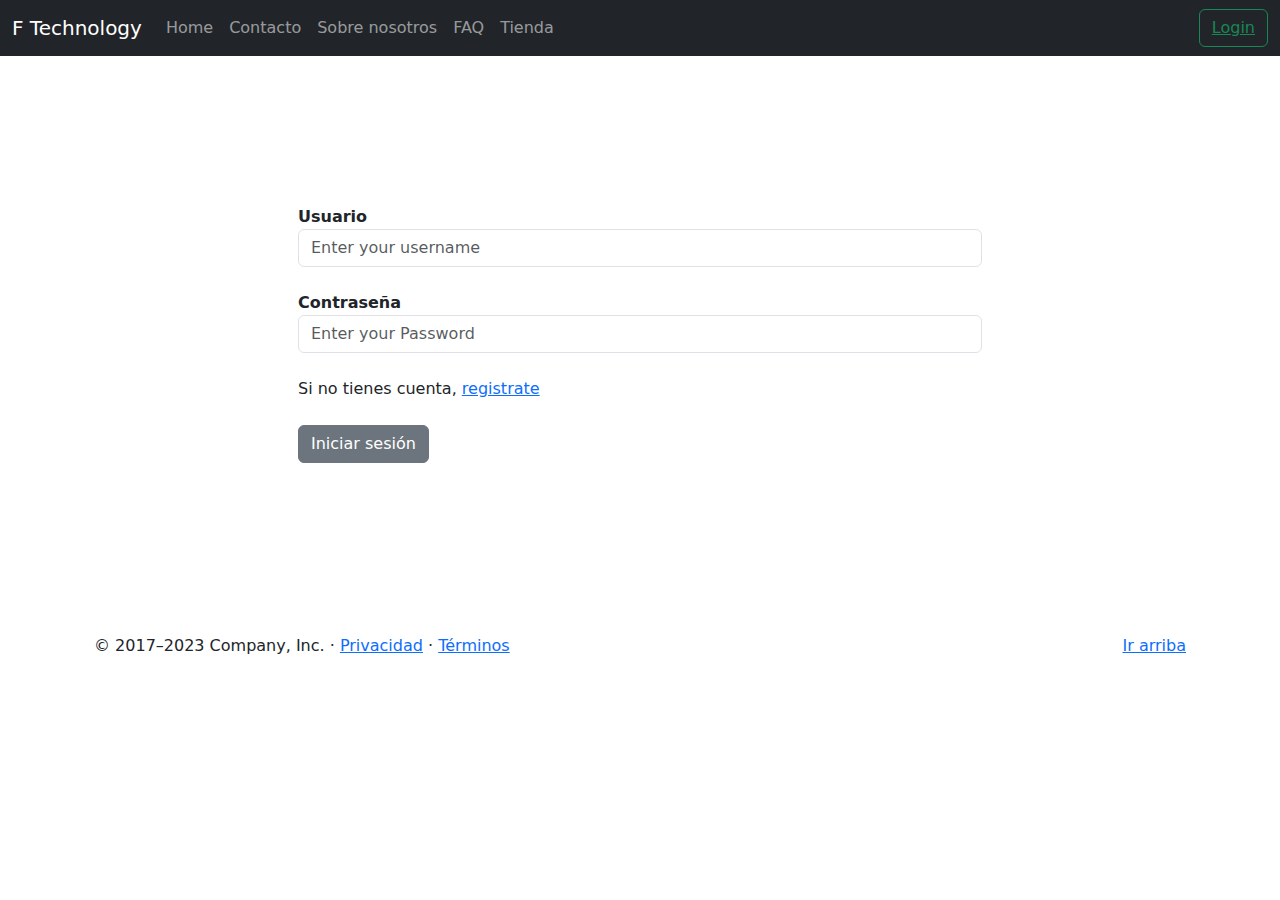
<file: login.html>
<!DOCTYPE html>
<html lang="es">
  <head>
    <meta charset="utf-8" />
    <meta name="viewport" content="width=device-width, initial-scale=1" />
    <link rel="stylesheet" href="vendor/bootstrap/css/bootstrap.min.css">
    <link rel="stylesheet" href="assets/css/style.css">
    <title>Login - Technology</title>
    <meta name="theme-color" content="#7952b3" />
  </head>
  <body>


    <header>
      <nav class="navbar navbar-expand-md navbar-dark fixed-top bg-dark">
        <div class="container-fluid">




          <a class="navbar-brand" href="#">F Technology</a>



          <!-- Booton de hamburguesa para el responsive device -->
          <button
            class="navbar-toggler"
            type="button"
            data-bs-toggle="collapse"
            data-bs-target="#navbarCollapse"
            aria-controls="navbarCollapse"
            aria-expanded="false"
            aria-label="Toggle navigation"
          >
            <i class="navbar-toggler-icon"></i>
          </button>
          <!-- Fin del boton para pantallas pequenas -->



          <div class="collapse navbar-collapse" id="navbarCollapse">
            <ul class="navbar-nav me-auto mb-2 mb-md-0">


              <li class="nav-item">
                <a class="nav-link" href="index.html">Home</a>
              </li>


              <li class="nav-item">
                <a class="nav-link" href="#">Contacto</a>
              </li>

              <li class="nav-item">
                <a class="nav-link" href="aboutus.html">Sobre nosotros</a>
              </li>

              <li class="nav-item">
                <a class="nav-link" href="faq.html">FAQ</a>
              </li>

              <li class="nav-item">
                <a class="nav-link" href="store.html">Tienda</a>
              </li>





            </ul>



            <button class="btn btn-outline-success" type="submit"><a href="login.html" style="color: inherit;">Login</a></button>
          </div>
        
        
        
        
        
        </div>
      </nav>
    </header>




    <!-- Inicio de todo el contenido de la app -->
    <main>



    


      
      <div class="container marketing">



        <!-- Primera fila -->
        <div class="row">

            <form class="form-login" >
                <b><label for="Emal">Usuario</label></b>
                <input
                  class="form-control"
                  type="text"
                  name="User"
                  id="User"
                  placeholder="Enter your username"
                /> <br>
                <b><label for="Emal">Contraseña</label></b>
                  <input
                    class="form-control"
                    type="text"
                    name="Password"
                    id="Password"
                    placeholder="Enter your Password"
                  /> <br>
                <label for="register">Si no tienes cuenta, <a href="register.html">registrate</a></label>
                <br><br>
              <button
                type="submit"
                class="btn btn-secondary"
              >
                Iniciar sesión
              </button>
          </form>



        </div>
        <!-- Fin de la primera fila -->







      <!-- Inicio del footer -->
      <footer class="container">
        <p class="float-end"><a href="#">Ir arriba</a></p>
        <p>
          &copy; 2017–2023 Company, Inc. &middot;
          <a href="#">Privacidad</a> &middot; <a href="#">Términos</a>
        </p>
      </footer>
      <!-- Fin del footer -->



    </main>
    <!-- Fin de todo el contenido de la app -->




    <script src="vendor/bootstrap/js/bootstrap.bundle.min.js"></script>
  </body>
</html>
</file>
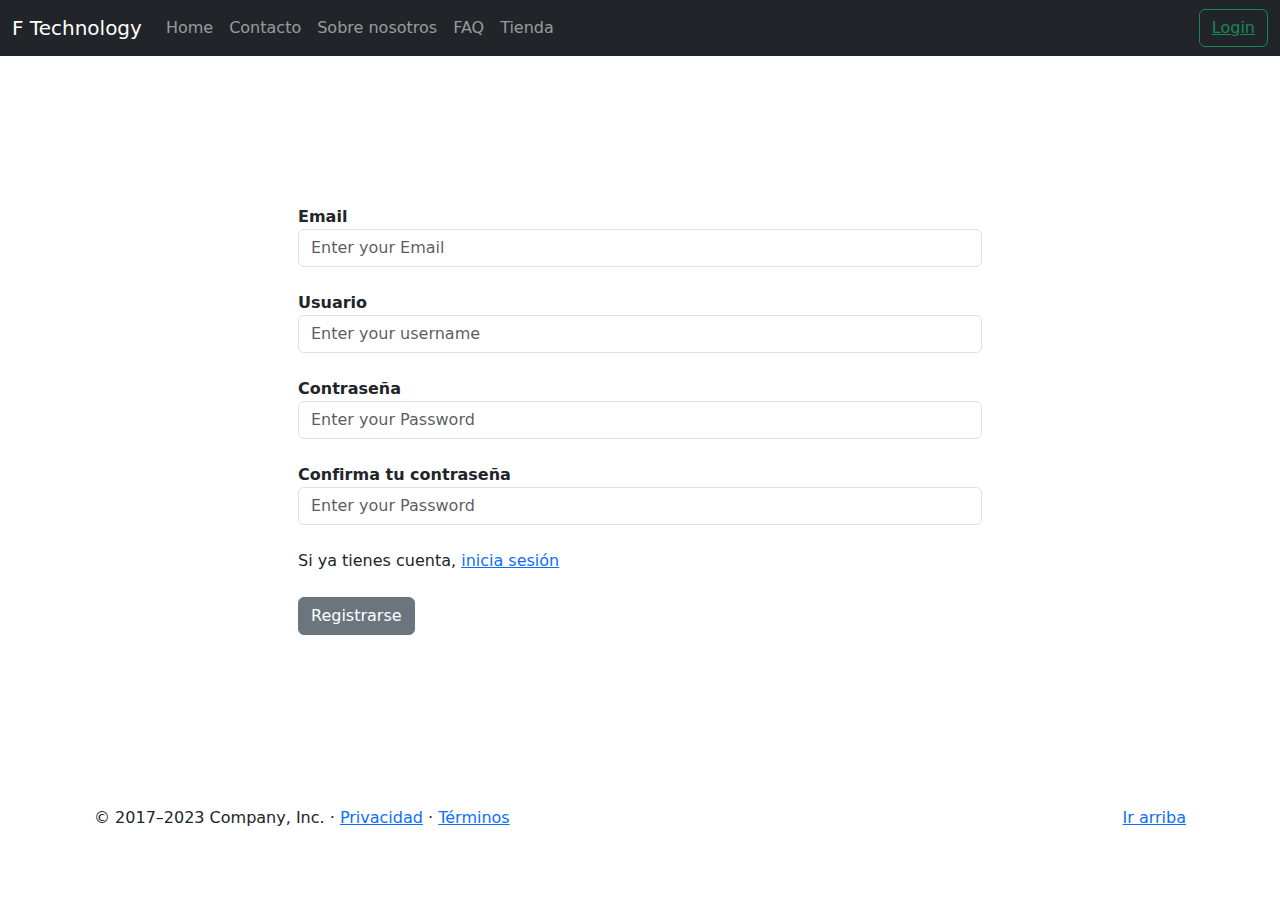
<file: register.html>
<!DOCTYPE html>
<html lang="es">
  <head>
    <meta charset="utf-8" />
    <meta name="viewport" content="width=device-width, initial-scale=1" />
    <link rel="stylesheet" href="vendor/bootstrap/css/bootstrap.min.css">
    <link rel="stylesheet" href="assets/css/style.css">
    <title>Register - Technology</title>
    <meta name="theme-color" content="#7952b3" />
  </head>
  <body>


    <header>
      <nav class="navbar navbar-expand-md navbar-dark fixed-top bg-dark">
        <div class="container-fluid">




          <a class="navbar-brand" href="#">F Technology</a>



          <!-- Booton de hamburguesa para el responsive device -->
          <button
            class="navbar-toggler"
            type="button"
            data-bs-toggle="collapse"
            data-bs-target="#navbarCollapse"
            aria-controls="navbarCollapse"
            aria-expanded="false"
            aria-label="Toggle navigation"
          >
            <i class="navbar-toggler-icon"></i>
          </button>
          <!-- Fin del boton para pantallas pequenas -->



          <div class="collapse navbar-collapse" id="navbarCollapse">
            <ul class="navbar-nav me-auto mb-2 mb-md-0">


              <li class="nav-item">
                <a class="nav-link" href="index.html">Home</a>
              </li>


              <li class="nav-item">
                <a class="nav-link" href="#">Contacto</a>
              </li>

              <li class="nav-item">
                <a class="nav-link" href="aboutus.html">Sobre nosotros</a>
              </li>

              <li class="nav-item">
                <a class="nav-link" href="faq.html">FAQ</a>
              </li>

              <li class="nav-item">
                <a class="nav-link" href="store.html">Tienda</a>
              </li>





            </ul>



            <button class="btn btn-outline-success" type="submit"><a href="login.html" style="color: inherit;">Login</a></button>
          </div>
        
        
        
        
        
        </div>
      </nav>
    </header>




    <!-- Inicio de todo el contenido de la app -->
    <main>



    


      
      <div class="container marketing">



        <!-- Primera fila -->
        <div class="row">

            <form class="form-register" >
                <b><label for="Emal">Email</label></b>
                <input
                  class="form-control"
                  type="text"
                  name="Email"
                  id="Email"
                  placeholder="Enter your Email"
                /> <br>
                <b><label for="Emal">Usuario</label></b>
                <input
                  class="form-control"
                  type="text"
                  name="User"
                  id="User"
                  placeholder="Enter your username"
                /> <br>
                <b><label for="Emal">Contraseña</label></b>
                  <input
                    class="form-control"
                    type="text"
                    name="Password"
                    id="Password"
                    placeholder="Enter your Password"
                  /> <br>
                  <b><label for="Emal">Confirma tu contraseña</label></b>
                  <input
                    class="form-control"
                    type="text"
                    name="PasswordConfirm"
                    id="PasswordComfirm"
                    placeholder="Enter your Password"
                  /> <br>
                <label for="register">Si ya tienes cuenta, <a href="login.html">inicia sesión</a></label>
                <br><br>
              <button
                type="submit"
                class="btn btn-secondary"
              >
                Registrarse
              </button>
          </form>



        </div>
        <!-- Fin de la primera fila -->







      <!-- Inicio del footer -->
      <footer class="container">
        <p class="float-end"><a href="#">Ir arriba</a></p>
        <p>
          &copy; 2017–2023 Company, Inc. &middot;
          <a href="#">Privacidad</a> &middot; <a href="#">Términos</a>
        </p>
      </footer>
      <!-- Fin del footer -->



    </main>
    <!-- Fin de todo el contenido de la app -->




    <script src="vendor/bootstrap/js/bootstrap.bundle.min.js"></script>
  </body>
</html>
</file>
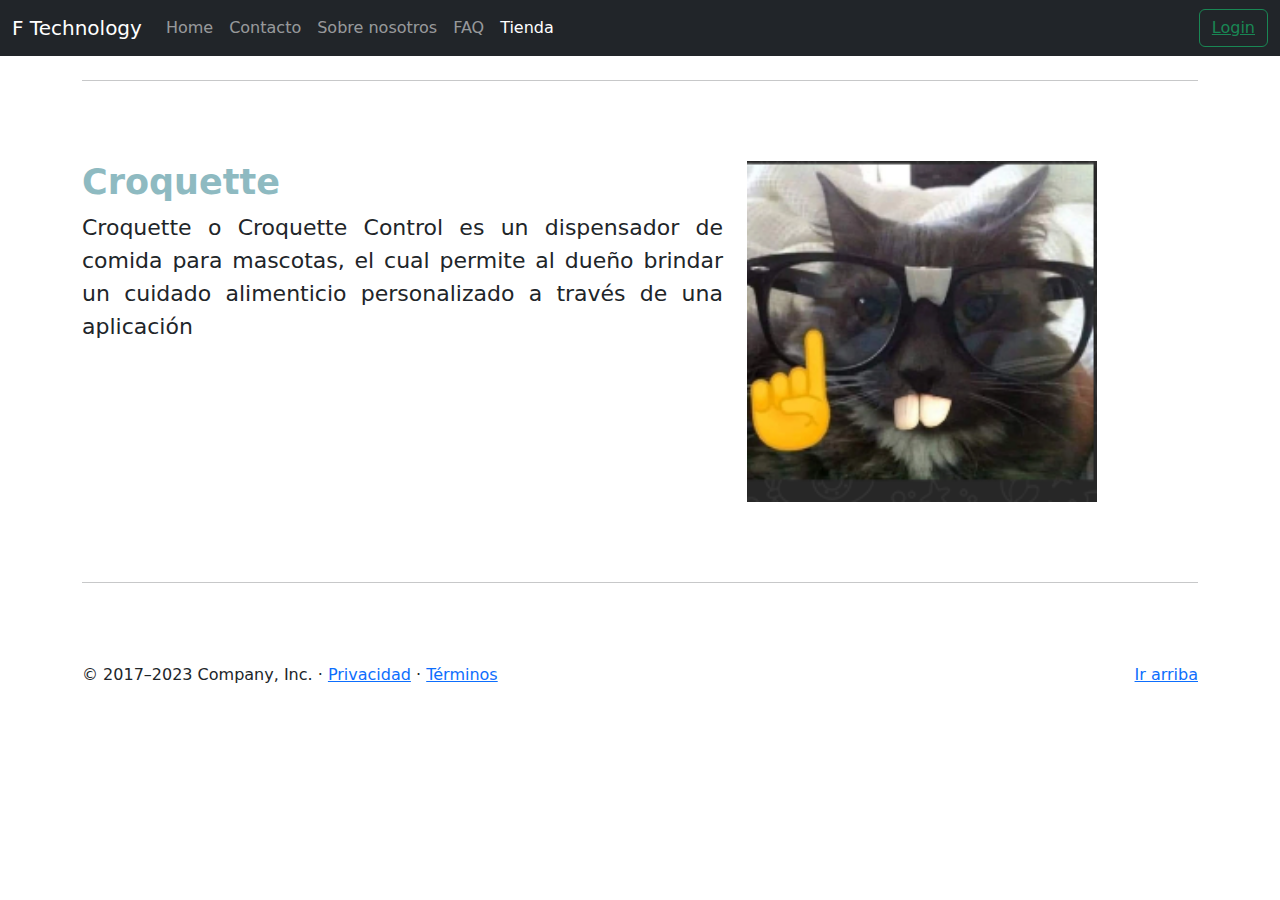
<file: see.html>
<!DOCTYPE html>
<html lang="es">
  <head>
    <meta charset="utf-8" />
    <meta name="viewport" content="width=device-width, initial-scale=1" />
    <link rel="stylesheet" href="vendor/bootstrap/css/bootstrap.min.css">
    <link rel="stylesheet" href="assets/css/style.css">
    <title>Viendo - Technology</title>
    <meta name="theme-color" content="#7952b3" />
  </head>
  <body>


    <header>
      <nav class="navbar navbar-expand-md navbar-dark fixed-top bg-dark">
        <div class="container-fluid">




          <a class="navbar-brand" href="#">F Technology</a>



          <!-- Booton de hamburguesa para el responsive device -->
          <button
            class="navbar-toggler"
            type="button"
            data-bs-toggle="collapse"
            data-bs-target="#navbarCollapse"
            aria-controls="navbarCollapse"
            aria-expanded="false"
            aria-label="Toggle navigation"
          >
            <i class="navbar-toggler-icon"></i>
          </button>
          <!-- Fin del boton para pantallas pequenas -->



          <div class="collapse navbar-collapse" id="navbarCollapse">
            <ul class="navbar-nav me-auto mb-2 mb-md-0">


              <li class="nav-item">
                <a class="nav-link" href="index.html">Home</a>
              </li>


              <li class="nav-item">
                <a class="nav-link" href="contacto.html">Contacto</a>
              </li>

              <li class="nav-item">
                <a class="nav-link" href="aboutus.html">Sobre nosotros</a>
              </li>

              <li class="nav-item">
                  <a class="nav-link" href="faq.html">FAQ</a>
              </li>

              <li class="nav-item">
                <a class="nav-link active" href="store.html">Tienda</a>
              </li>





            </ul>




            
            <button class="btn btn-outline-success" type="submit"><a href="login.html" style="color: inherit;">Login</a></button>
          </div>
        
        
        
        
        
        </div>
      </nav>
    </header>




    <!-- Inicio de todo el contenido de la app -->
    <main>



    


      
      <div class="container marketing">





        <!-- Inicio de la primer fila -->
        <hr class="divider" />
        <div class="row featurette">
          <div class="col-md-7">
            <h2 class="featurette-heading">
              Croquette 
            </h2>
            <p class="lead">
              Croquette o Croquette Control es un dispensador de comida para mascotas, el cual permite al dueño brindar un cuidado alimenticio personalizado a  través de una aplicación
            </p>
          </div>
          <div class="col-md-5">
            <img src="Imagenes/Screenshot 2023-06-27 224154.png" alt="" class="img-fluid" width="350" height="350">
          </div>
        </div>
        <hr class="divider" />
      </div>
      <!-- Fin de la primer fila -->



      <!-- Inicio del footer -->
      <footer class="container">
        <p class="float-end"><a href="#">Ir arriba</a></p>
        <p>
          &copy; 2017–2023 Company, Inc. &middot;
          <a href="#">Privacidad</a> &middot; <a href="#">Términos</a>
        </p>
      </footer>
      <!-- Fin del footer -->



    </main>
    <!-- Fin de todo el contenido de la app -->




    <script src="vendor/bootstrap/js/bootstrap.bundle.min.js"></script>
  </body>
</html>
</file>
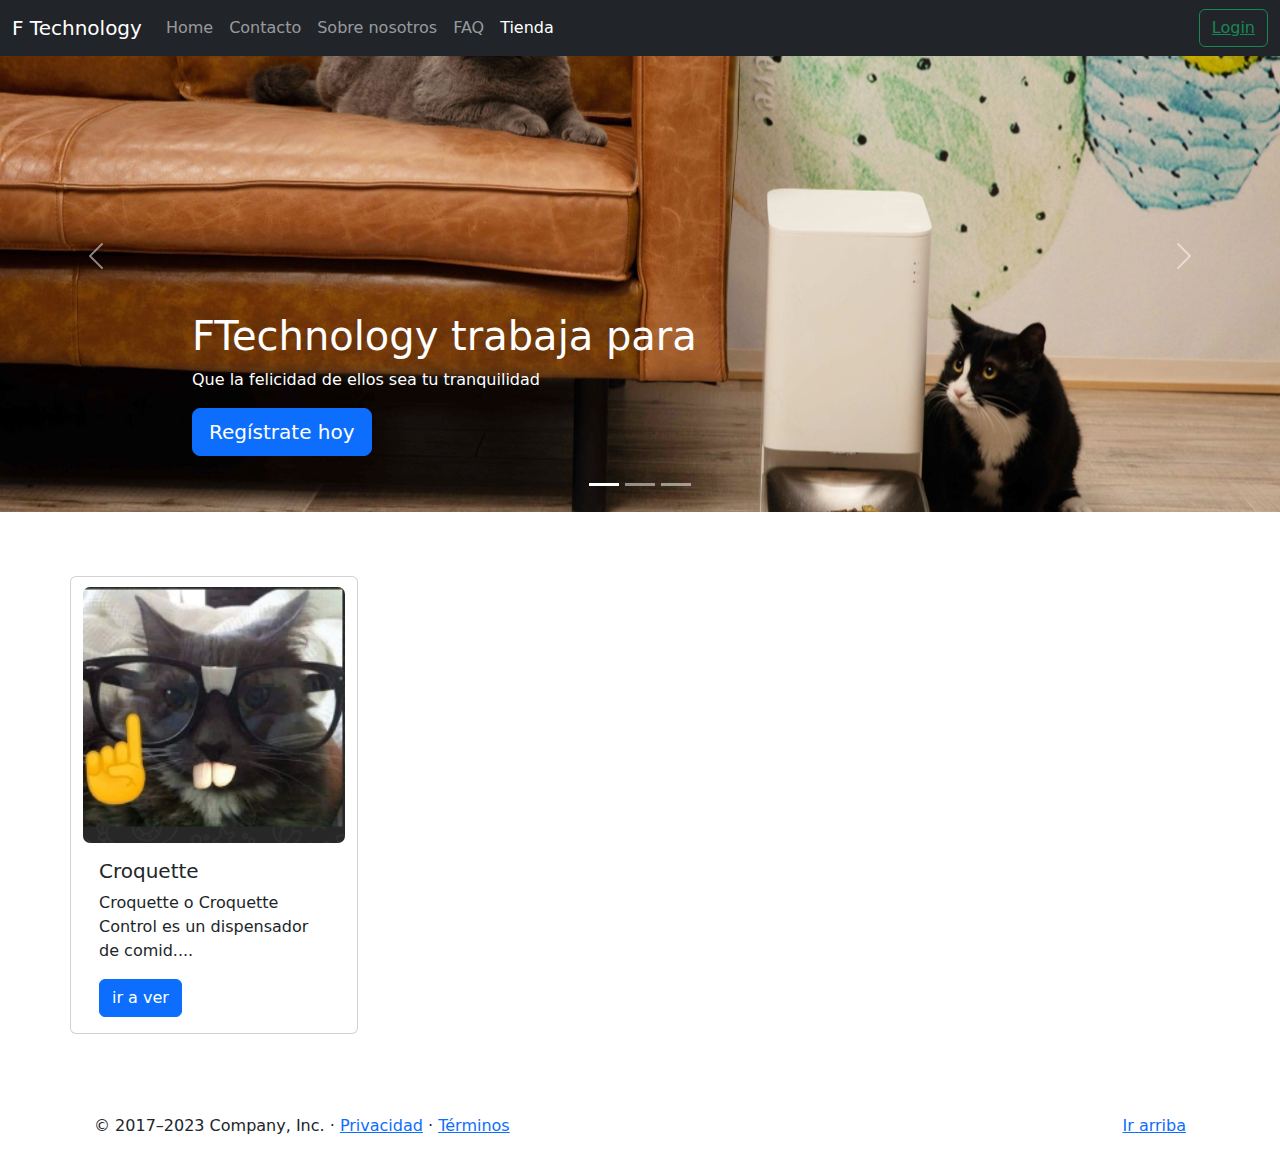
<file: store.html>
<!DOCTYPE html>
<html lang="es">
  <head>
    <meta charset="utf-8" />
    <meta name="viewport" content="width=device-width, initial-scale=1" />
    <link rel="stylesheet" href="vendor/bootstrap/css/bootstrap.min.css">
    <link rel="stylesheet" href="assets/css/style.css">
    <title>Tienda - Technology</title>
    <meta name="theme-color" content="#7952b3" />
  </head>
  <body>


    <header>
      <nav class="navbar navbar-expand-md navbar-dark fixed-top bg-dark">
        <div class="container-fluid">




          <a class="navbar-brand" href="#">F Technology</a>



          <!-- Booton de hamburguesa para el responsive device -->
          <button
            class="navbar-toggler"
            type="button"
            data-bs-toggle="collapse"
            data-bs-target="#navbarCollapse"
            aria-controls="navbarCollapse"
            aria-expanded="false"
            aria-label="Toggle navigation"
          >
            <i class="navbar-toggler-icon"></i>
          </button>
          <!-- Fin del boton para pantallas pequenas -->



          <div class="collapse navbar-collapse" id="navbarCollapse">
            <ul class="navbar-nav me-auto mb-2 mb-md-0">


              <li class="nav-item">
                <a class="nav-link" href="index.html">Home</a>
              </li>


              <li class="nav-item">
                <a class="nav-link" href="contacto.html">Contacto</a>
              </li>

              <li class="nav-item">
                <a class="nav-link" href="aboutus.html">Sobre nosotros</a>
              </li>

              <li class="nav-item">
                  <a class="nav-link" href="faq.html">FAQ</a>
              </li>

              <li class="nav-item">
                <a class="nav-link active" href="store.html">Tienda</a>
              </li>





            </ul>




            
            <button class="btn btn-outline-success" type="submit"><a href="login.html" style="color: inherit;">Login</a></button>
          </div>
        
        
        
        
        
        </div>
      </nav>
    </header>




    <!-- Inicio de todo el contenido de la app -->
    <main>



        <!-- Inicio del carousel  -->
        <div id="carouselPrincipal" class="carousel slide" data-bs-ride="carousel">

          <!-- Inicio de botones de la parte inferior del carosel -->
          <div class="carousel-indicators">
            <button
              type="button"
              data-bs-target="#carouselPrincipal"
              data-bs-slide-to="0"
              class="active"
              aria-current="true"
              aria-label="Slide 1"
            ></button>
            <button
              type="button"
              data-bs-target="#carouselPrincipal"
              data-bs-slide-to="1"
              aria-label="Slide 2"
            ></button>
            <button
              type="button"
              data-bs-target="#carouselPrincipal"
              data-bs-slide-to="2"
              aria-label="Slide 3"
            ></button>
          </div>
          <!-- Fin de botones de la parte inferior media del carousel -->
  
  
  
          <!-- Inicio del contenido del carousel -->
          <div class="carousel-inner">
  
  
              <!-- Inicio del primer slide (imagen) del carousel (Esta activo por defecto) -->
            <div class="carousel-item active">
              <img src="Imagenes/Ejemplo de dispensador.jpg" alt="" class="imgCarousel">
              <div class="container">
                <div class="carousel-caption text-start">
                  <h1>FTechnology trabaja para</h1>
                  <p>
                    Que la felicidad de ellos sea tu tranquilidad
                  </p>
                  <p>
                    <a class="btn btn-lg btn-primary" href="register.html">Regístrate hoy</a>
                  </p>
                </div>
              </div>
            </div>
            <!-- Fin del primer slide del carousel -->
  
  
            <!-- Inicio del segundo slide (imagen) del carousel -->
            <div class="carousel-item">
              <img src="Imagenes/Ejemplo de dispensador 4.jpeg" alt="" class="imgCarousel">
              <div class="container">
                <div class="carousel-caption text-start">
                  <h1>FTechnology</h1>
                  <p>
                    FT, serving convenience one bawl at a time
                  </p>
                  <p>
                    <a class="btn btn-lg btn-primary" href="aboutus.html">Más información</a>
                  </p>
                </div>
              </div>
            </div>
            <!-- Fin del segundo slide del carousel -->
  
  
  
            <!-- Inicio del tercer slide del carousel -->
            <div class="carousel-item">
              <img src="Imagenes/Dueño.jpg" alt="" class="imgCarousel">
              <div class="container">
                <div class="carousel-caption text-start">
                  <h1>Con FTechnology</h1>
                  <p>
                    Conectate a ellos con un solo clic
                  </p>
                  <p>
                    <a class="btn btn-lg btn-primary" href="store.html"
                      >Explorar tienda</a
                    >
                  </p>
                </div>
              </div>
            </div>
            <!-- Fin del tercer slide del carousel -->
  
  
            
          </div>
          <!-- Fin del contenido del carousel -->
  
  
          <!-- Inicio del boton de anterior -->
          <button
            class="carousel-control-prev"
            type="button"
            data-bs-target="#carouselPrincipal"
            data-bs-slide="prev"
          >
            <span class="carousel-control-prev-icon" aria-hidden="true"></span>
            <span class="visually-hidden">Anterior</span>
          </button>
          <!-- Fin del boton de anterior -->
  
  
          <!-- Inicio del boton de siguiente -->
          <button
            class="carousel-control-next"
            type="button"
            data-bs-target="#carouselPrincipal"
            data-bs-slide="next"
          >
            <span class="carousel-control-next-icon" aria-hidden="true"></span>
            <span class="visually-hidden">Siguiente</span>
          </button>
          <!-- Fin del boton de Siguiente -->
  
  
  
        </div>
        <!-- Fin del carousel  -->
  
    


      
      <div class="container marketing">



        <!-- Primera fila -->
        <div class="row">


            <div class="card">
                <img src="Imagenes/Screenshot 2023-06-27 224154.png"class="img-card-store">
                <div class="card-body">
                  <h5 class="card-title">Croquette</h5>
                  <p class="card-text">Croquette o Croquette Control es un dispensador de comid....</p>
                  <a href="see.html" class="btn btn-primary">ir a ver</a>
                </div>
            </div>



        </div>
        <!-- Fin de la primera fila -->







      <!-- Inicio del footer -->
      <footer class="container">
        <p class="float-end"><a href="#">Ir arriba</a></p>
        <p>
          &copy; 2017–2023 Company, Inc. &middot;
          <a href="#">Privacidad</a> &middot; <a href="#">Términos</a>
        </p>
      </footer>
      <!-- Fin del footer -->



    </main>
    <!-- Fin de todo el contenido de la app -->




    <script src="vendor/bootstrap/js/bootstrap.bundle.min.js"></script>
  </body>
</html>
</file>
<file: assets/css/style.css>
.carousel {
  margin-bottom: 4rem; /* Darle un espacio abajo de 4 rem */
}



.carousel-item {
  height: 32rem; /* Las slides de los carousel que tenga un alto de 32 rem */
}


/* Dar estilos a las imagenes de los slides */
.carousel-item > img {
  position: absolute;
  top: 0;
  left: 0;
  min-width: 100%;
  height: 32rem;
}



img{
  object-fit: cover;
}



/* Alinear al centro y darle un espacio abajo para la siguiente fila */
.marketing .col-lg-4 {
  margin-bottom: 1.5rem;
  text-align: center;
  
}


/* Darle un formato a los h2 */
.marketing h2 {
  font-weight: 400; 
  font-weight: bolder;
  color: #8ebac1;
  font-size: 35px;
  
}


h3{
  color: #487E8F;
  text-align: center;
  font-size: 55px;
  font-weight: bolder;
  height: 9rem;
}



.lead{
  font-size: 22px;
  text-align: justify;
}

.leader{
  font-size: 22px;
  text-align: justify;
  margin-left: 65px;
  margin-right: 65px;
}




/* Darle un espacio al hr para que todo no se vea junto */
.divider {
  margin: 5rem 0;
  
}



/* Para darle un pequeño zoom en el caso de que la imagen no sea de las dimensiones del carousel */
.imgCarousel{
  object-fit: cover;
}


.faq-card{
  margin-left: 1%; /* Darle un espaciaado a la izquierda a todas las preugntas */
  margin-bottom: 30px; /* Darle un espaciado para abajo, para que las filas se distingan */
  display: inline-block; /* Para que las preguntas se ordenen en filas, y no en columnas */
  vertical-align:text-top; /* Para que todo se alinee arriba (no se por que al poner el inline block, se ordenan abajo, como que "si tuvieran gravedad XD", por eso esta regla) */
}

.img-card-store{
  margin-top: 10px ;
  border-radius: 7px;
  object-fit: cover;
}

.card{
  margin-bottom: 5rem;
  width: 18rem;
}


.form-login, .form-register{
  margin-bottom: 15%;
  margin-top: 15%;
  padding-top: 3%;
  padding-left: 20%;
  padding-right: 20%;
}

.social-btn {
  background-color: #8ebac1;
  border-color: #8ebac1;
  color: #8ebac1;
}
.social-btn:hover{
  background-color: #487E8F;
  border-color: #487E8F;
}
</file>
